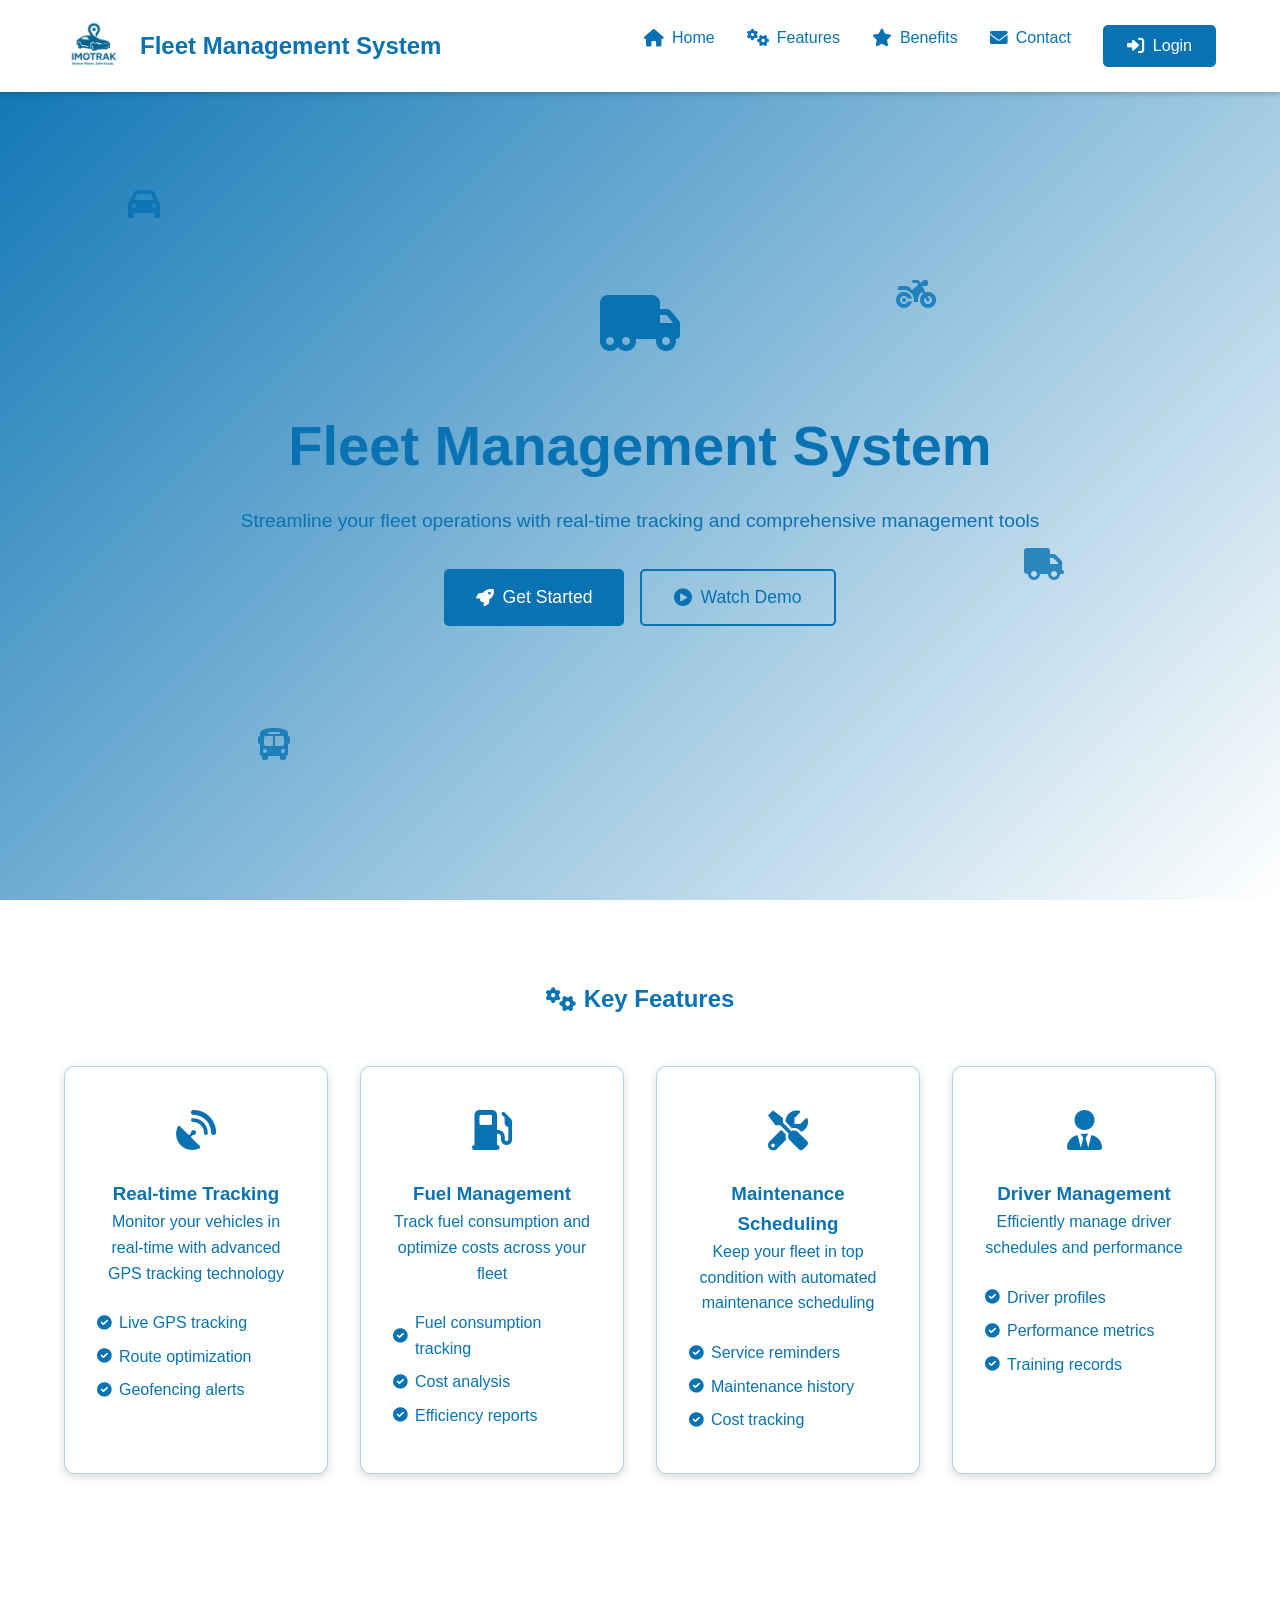
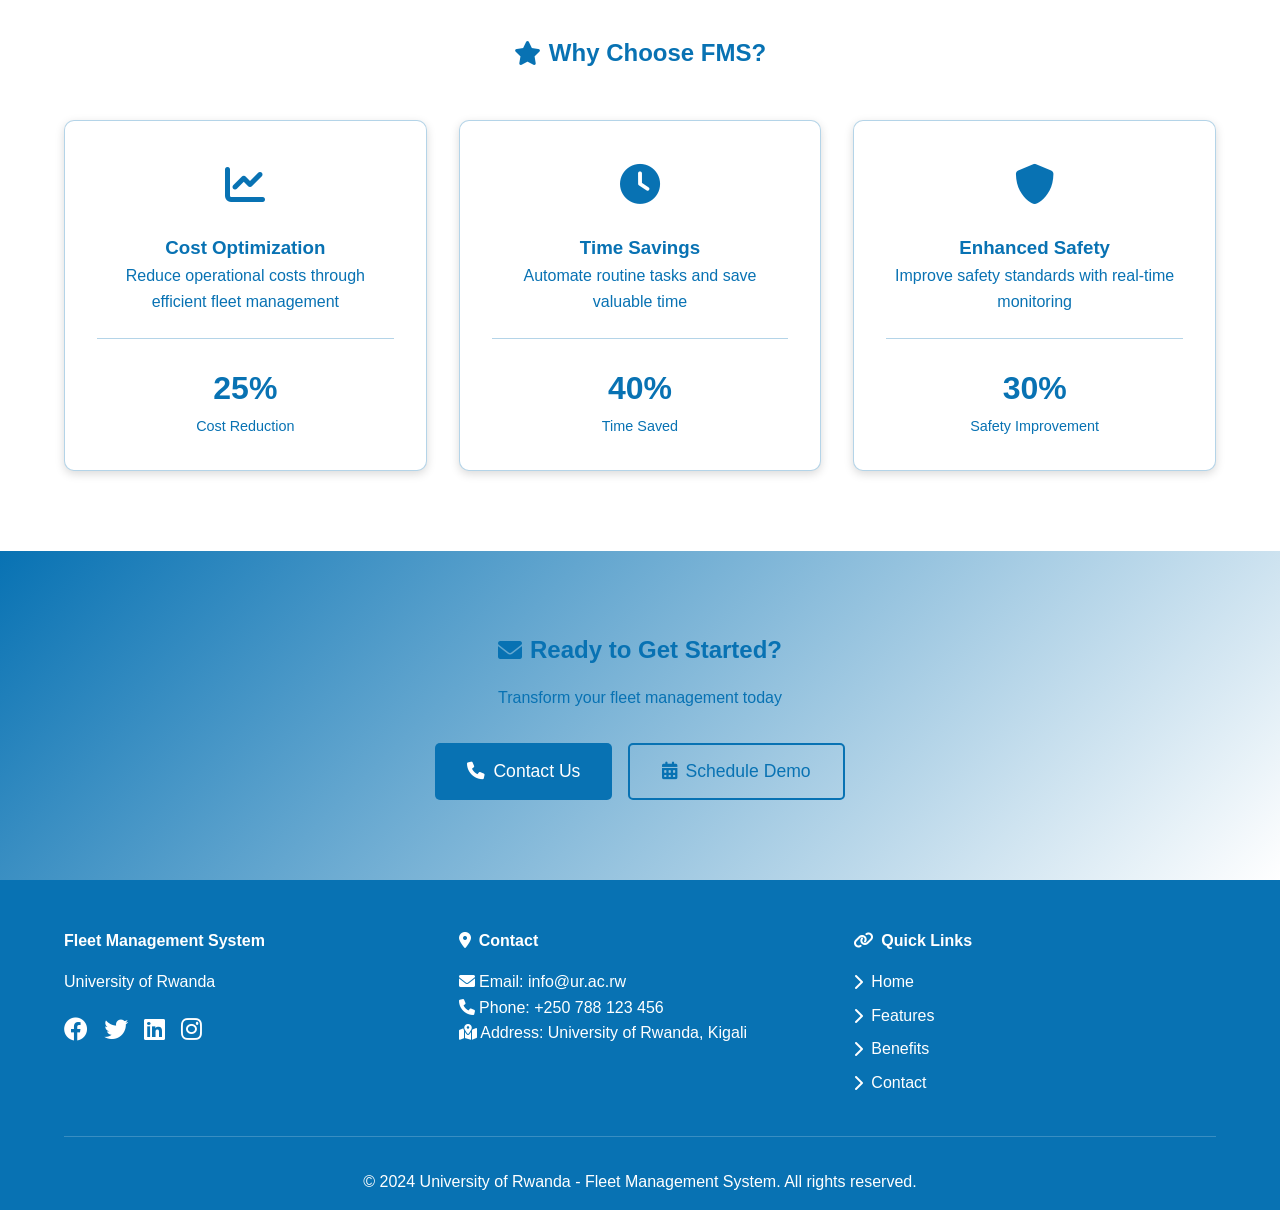
<file: index.html>
<!DOCTYPE html>
<html lang="en">
<head>
    <meta charset="UTF-8">
    <meta name="viewport" content="width=device-width, initial-scale=1.0">
    <title>Fleet Management System - University of Rwanda</title>
    <link rel="stylesheet" href="styles.css">
    <link rel="stylesheet" href="https://cdnjs.cloudflare.com/ajax/libs/font-awesome/6.0.0/css/all.min.css">
</head>
<body>
    <nav class="navbar">
        <div class="logo">
            <img src="./image/logo_for_ur.png" alt="University of Rwanda Logo" class="ur-logo">
            <span>Fleet Management System</span>
        </div>
        <ul class="nav-links">
            <li><a href="#home"><i class="fas fa-home"></i> Home</a></li>
            <li><a href="#features"><i class="fas fa-cogs"></i> Features</a></li>
            <li><a href="#benefits"><i class="fas fa-star"></i> Benefits</a></li>
            <li><a href="#contact"><i class="fas fa-envelope"></i> Contact</a></li>
            <li><a href="driver-dashboard.html" class="login-btn"><i class="fas fa-sign-in-alt"></i> Login</a></li>
        </ul>
        <div class="mobile-menu-btn">
            <i class="fas fa-bars"></i>
        </div>
    </nav>

    <section id="home" class="hero">
        <div class="hero-content">
            <div class="hero-icon">
                <i class="fas fa-truck-moving"></i>
            </div>
            <h1>Fleet Management System</h1>
            <p>Streamline your fleet operations with real-time tracking and comprehensive management tools</p>
            <div class="hero-buttons">
                <button class="cta-button"><i class="fas fa-rocket"></i> Get Started</button>
                <button class="secondary-button"><i class="fas fa-play-circle"></i> Watch Demo</button>
            </div>
        </div>
        <div class="floating-icons">
            <div class="float-icon"><i class="fas fa-car"></i></div>
            <div class="float-icon"><i class="fas fa-truck"></i></div>
            <div class="float-icon"><i class="fas fa-bus"></i></div>
            <div class="float-icon"><i class="fas fa-motorcycle"></i></div>
        </div>
    </section>

    <section id="features" class="features">
        <h2><i class="fas fa-cogs"></i> Key Features</h2>
        <div class="feature-grid">
            <div class="feature-card">
                <div class="feature-icon">
                    <i class="fas fa-satellite-dish"></i>
                </div>
                <h3>Real-time Tracking</h3>
                <p>Monitor your vehicles in real-time with advanced GPS tracking technology</p>
                <div class="feature-details">
                    <ul>
                        <li><i class="fas fa-check-circle"></i> Live GPS tracking</li>
                        <li><i class="fas fa-check-circle"></i> Route optimization</li>
                        <li><i class="fas fa-check-circle"></i> Geofencing alerts</li>
                    </ul>
                </div>
            </div>
            <div class="feature-card">
                <div class="feature-icon">
                    <i class="fas fa-gas-pump"></i>
                </div>
                <h3>Fuel Management</h3>
                <p>Track fuel consumption and optimize costs across your fleet</p>
                <div class="feature-details">
                    <ul>
                        <li><i class="fas fa-check-circle"></i> Fuel consumption tracking</li>
                        <li><i class="fas fa-check-circle"></i> Cost analysis</li>
                        <li><i class="fas fa-check-circle"></i> Efficiency reports</li>
                    </ul>
                </div>
            </div>
            <div class="feature-card">
                <div class="feature-icon">
                    <i class="fas fa-tools"></i>
                </div>
                <h3>Maintenance Scheduling</h3>
                <p>Keep your fleet in top condition with automated maintenance scheduling</p>
                <div class="feature-details">
                    <ul>
                        <li><i class="fas fa-check-circle"></i> Service reminders</li>
                        <li><i class="fas fa-check-circle"></i> Maintenance history</li>
                        <li><i class="fas fa-check-circle"></i> Cost tracking</li>
                    </ul>
                </div>
            </div>
            <div class="feature-card">
                <div class="feature-icon">
                    <i class="fas fa-user-tie"></i>
                </div>
                <h3>Driver Management</h3>
                <p>Efficiently manage driver schedules and performance</p>
                <div class="feature-details">
                    <ul>
                        <li><i class="fas fa-check-circle"></i> Driver profiles</li>
                        <li><i class="fas fa-check-circle"></i> Performance metrics</li>
                        <li><i class="fas fa-check-circle"></i> Training records</li>
                    </ul>
                </div>
            </div>
        </div>
    </section>

    <section id="benefits" class="benefits">
        <h2><i class="fas fa-star"></i> Why Choose FMS?</h2>
        <div class="benefits-container">
            <div class="benefit-item">
                <div class="benefit-icon">
                    <i class="fas fa-chart-line"></i>
                </div>
                <h3>Cost Optimization</h3>
                <p>Reduce operational costs through efficient fleet management</p>
                <div class="benefit-stats">
                    <div class="stat">
                        <span class="stat-number">25%</span>
                        <span class="stat-label">Cost Reduction</span>
                    </div>
                </div>
            </div>
            <div class="benefit-item">
                <div class="benefit-icon">
                    <i class="fas fa-clock"></i>
                </div>
                <h3>Time Savings</h3>
                <p>Automate routine tasks and save valuable time</p>
                <div class="benefit-stats">
                    <div class="stat">
                        <span class="stat-number">40%</span>
                        <span class="stat-label">Time Saved</span>
                    </div>
                </div>
            </div>
            <div class="benefit-item">
                <div class="benefit-icon">
                    <i class="fas fa-shield-alt"></i>
                </div>
                <h3>Enhanced Safety</h3>
                <p>Improve safety standards with real-time monitoring</p>
                <div class="benefit-stats">
                    <div class="stat">
                        <span class="stat-number">30%</span>
                        <span class="stat-label">Safety Improvement</span>
                    </div>
                </div>
            </div>
        </div>
    </section>

    <section id="contact" class="contact">
        <h2><i class="fas fa-envelope"></i> Ready to Get Started?</h2>
        <p>Transform your fleet management today</p>
        <div class="contact-buttons">
            <button class="cta-button"><i class="fas fa-phone"></i> Contact Us</button>
            <button class="secondary-button"><i class="fas fa-calendar-alt"></i> Schedule Demo</button>
        </div>
    </section>

    <footer>
        <div class="footer-content">
            <div class="footer-section">
                <!-- <img src="./image/logo_for_ur.png" alt="University of Rwanda Logo" class="ur-logo-footer"> -->
                <h4>Fleet Management System</h4>
                <p>University of Rwanda</p>
                <div class="social-icons">
                    <a href="#"><i class="fab fa-facebook"></i></a>
                    <a href="#"><i class="fab fa-twitter"></i></a>
                    <a href="#"><i class="fab fa-linkedin"></i></a>
                    <a href="#"><i class="fab fa-instagram"></i></a>
                </div>
            </div>
            <div class="footer-section">
                <h4><i class="fas fa-map-marker-alt"></i> Contact</h4>
                <p><i class="fas fa-envelope"></i> Email: info@ur.ac.rw</p>
                <p><i class="fas fa-phone"></i> Phone: +250 788 123 456</p>
                <p><i class="fas fa-map-marked-alt"></i> Address: University of Rwanda, Kigali</p>
            </div>
            <div class="footer-section">
                <h4><i class="fas fa-link"></i> Quick Links</h4>
                <ul class="footer-links">
                    <li><a href="#home"><i class="fas fa-chevron-right"></i> Home</a></li>
                    <li><a href="#features"><i class="fas fa-chevron-right"></i> Features</a></li>
                    <li><a href="#benefits"><i class="fas fa-chevron-right"></i> Benefits</a></li>
                    <li><a href="#contact"><i class="fas fa-chevron-right"></i> Contact</a></li>
                </ul>
            </div>
        </div>
        <div class="footer-bottom">
            <p>&copy; 2024 University of Rwanda - Fleet Management System. All rights reserved.</p>
        </div>
    </footer>

    <script>
        // Mobile menu toggle
        document.querySelector('.mobile-menu-btn').addEventListener('click', function() {
            document.querySelector('.nav-links').classList.toggle('active');
        });

        // Animate floating icons
        const floatIcons = document.querySelectorAll('.float-icon');
        floatIcons.forEach((icon, index) => {
            icon.style.animationDelay = `${index * 0.5}s`;
        });
    </script>
</body>
</html>
</file>
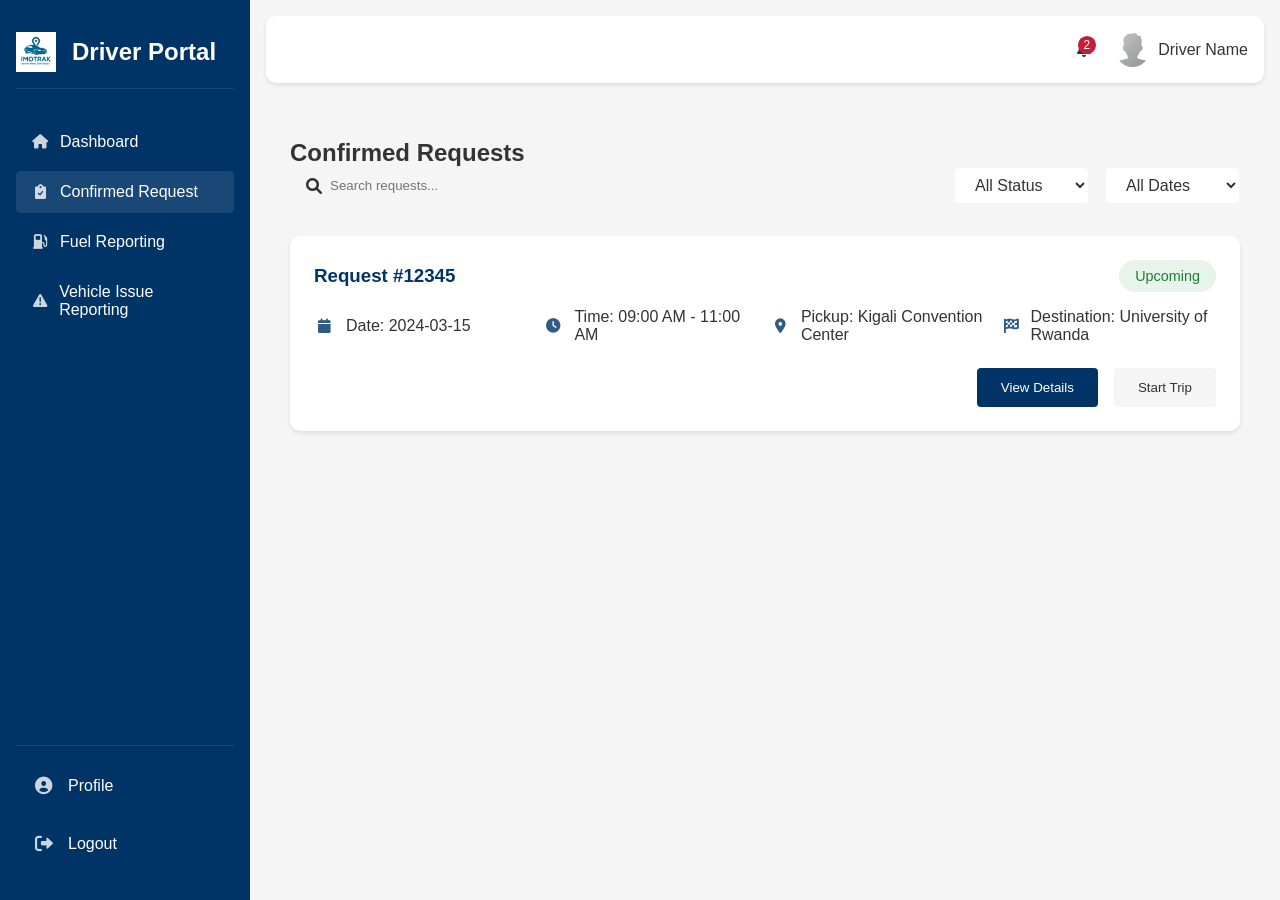
<file: confirmed-requests.html>
<!DOCTYPE html>
<html lang="en">
<head>
  <meta charset="UTF-8" />
  <meta name="viewport" content="width=device-width, initial-scale=1.0"/>
  <title>Confirmed Requests - Fleet Management System</title>
  <link rel="stylesheet" href="https://cdnjs.cloudflare.com/ajax/libs/font-awesome/6.0.0/css/all.min.css"/>
  <link rel="stylesheet" href="driver-dashboard.css"/>
</head>
<body>
  <div class="dashboard-container">
    <!-- Sidebar -->
    <nav class="sidebar">
      <div class="sidebar-header">
        <img src="./image/logo_for_ur.png" alt="University of Rwanda Logo" class="logo" />
        <h2>Driver Portal</h2>
      </div>
      <ul class="nav-links">
        <li><a href="driver-dashboard.html"><i class="fas fa-home"></i> Dashboard</a></li>
        
        <li class="active"><a href="confirmed-requests.html"><i class="fas fa-clipboard-check"></i> Confirmed Request</a></li>
        <li><a href="fuel-reporting.html"><i class="fas fa-gas-pump"></i> Fuel Reporting</a></li>
        <li><a href="vehicle-issues.html"><i class="fas fa-exclamation-triangle"></i> Vehicle Issue Reporting</a></li>
      </ul>
      <div class="sidebar-footer">
        <a href="profile.html"><i class="fas fa-user-circle"></i> Profile</a>
        <a href="login.html"><i class="fas fa-sign-out-alt"></i> Logout</a>
      </div>
    </nav>

    <!-- Main Content -->
    <main class="main-content">
      <header class="top-bar">
        <div class="user-info">
          <span class="notifications">
            <i class="fas fa-bell"></i>
            <span class="badge">2</span>
          </span>
          <div class="user-profile">
            <img src="./image/avatar.png" alt="Driver Profile" />
            <span>Driver Name</span>
            <div class="user-dropdown" id="userDropdown">
              <div class="user-info-header">
                <img src="./image/avatar.png" alt="Driver Profile" />
                <div class="user-details">
                  <h4>Driver Name</h4>
                  <p>ID: DRV-001</p>
                </div>
              </div>
              <div class="user-dropdown-divider"></div>
              <a href="#profile" class="user-dropdown-item"><i class="fas fa-id-card"></i> Driver Information</a>
              <a href="#license" class="user-dropdown-item"><i class="fas fa-drivers-license"></i> License Details</a>
              <a href="#settings" class="user-dropdown-item"><i class="fas fa-cog"></i> Settings</a>
              <div class="user-dropdown-divider"></div>
              <a href="login.html" class="user-dropdown-item" id="logoutBtn"><i class="fas fa-sign-out-alt"></i> Logout</a>
            </div>
          </div>
        </div>
      </header>

      <div class="content-section">
        <h2>Confirmed Requests</h2>
        
        <div class="request-filters">
          <div class="search-bar">
            <i class="fas fa-search"></i>
            <input type="text" placeholder="Search requests...">
          </div>
          <div class="filter-options">
            <select id="status-filter">
              <option value="all">All Status</option>
              <option value="upcoming">Upcoming</option>
              <option value="in-progress">In Progress</option>
              <option value="completed">Completed</option>
            </select>
            <select id="date-filter">
              <option value="all">All Dates</option>
              <option value="today">Today</option>
              <option value="week">This Week</option>
              <option value="month">This Month</option>
            </select>
          </div>
        </div>

        <div class="requests-list">
          <!-- Sample Request Card -->
          <div class="request-card">
            <div class="request-header">
              <h3>Request #12345</h3>
              <span class="status active">Upcoming</span>
            </div>
            <div class="request-details">
              <div class="detail-item">
                <i class="fas fa-calendar"></i>
                <span>Date: 2024-03-15</span>
              </div>
              <div class="detail-item">
                <i class="fas fa-clock"></i>
                <span>Time: 09:00 AM - 11:00 AM</span>
              </div>
              <div class="detail-item">
                <i class="fas fa-map-marker-alt"></i>
                <span>Pickup: Kigali Convention Center</span>
              </div>
              <div class="detail-item">
                <i class="fas fa-flag-checkered"></i>
                <span>Destination: University of Rwanda</span>
              </div>
            </div>
            <div class="request-actions">
              <button class="btn-primary">View Details</button>
              <button class="btn-secondary">Start Trip</button>
            </div>
          </div>

          <!-- Add more request cards as needed -->
        </div>
      </div>
    </main>
  </div>

  <script>
    document.addEventListener('DOMContentLoaded', function () {
      // ... existing authentication code ...

      // Handle filter changes
      const statusFilter = document.getElementById('status-filter');
      const dateFilter = document.getElementById('date-filter');

      statusFilter.addEventListener('change', updateFilters);
      dateFilter.addEventListener('change', updateFilters);

      function updateFilters() {
        // Add your filter logic here
        console.log('Filters updated:', {
          status: statusFilter.value,
          date: dateFilter.value
        });
      }
    });
  </script>
</body>
</html>
</file>
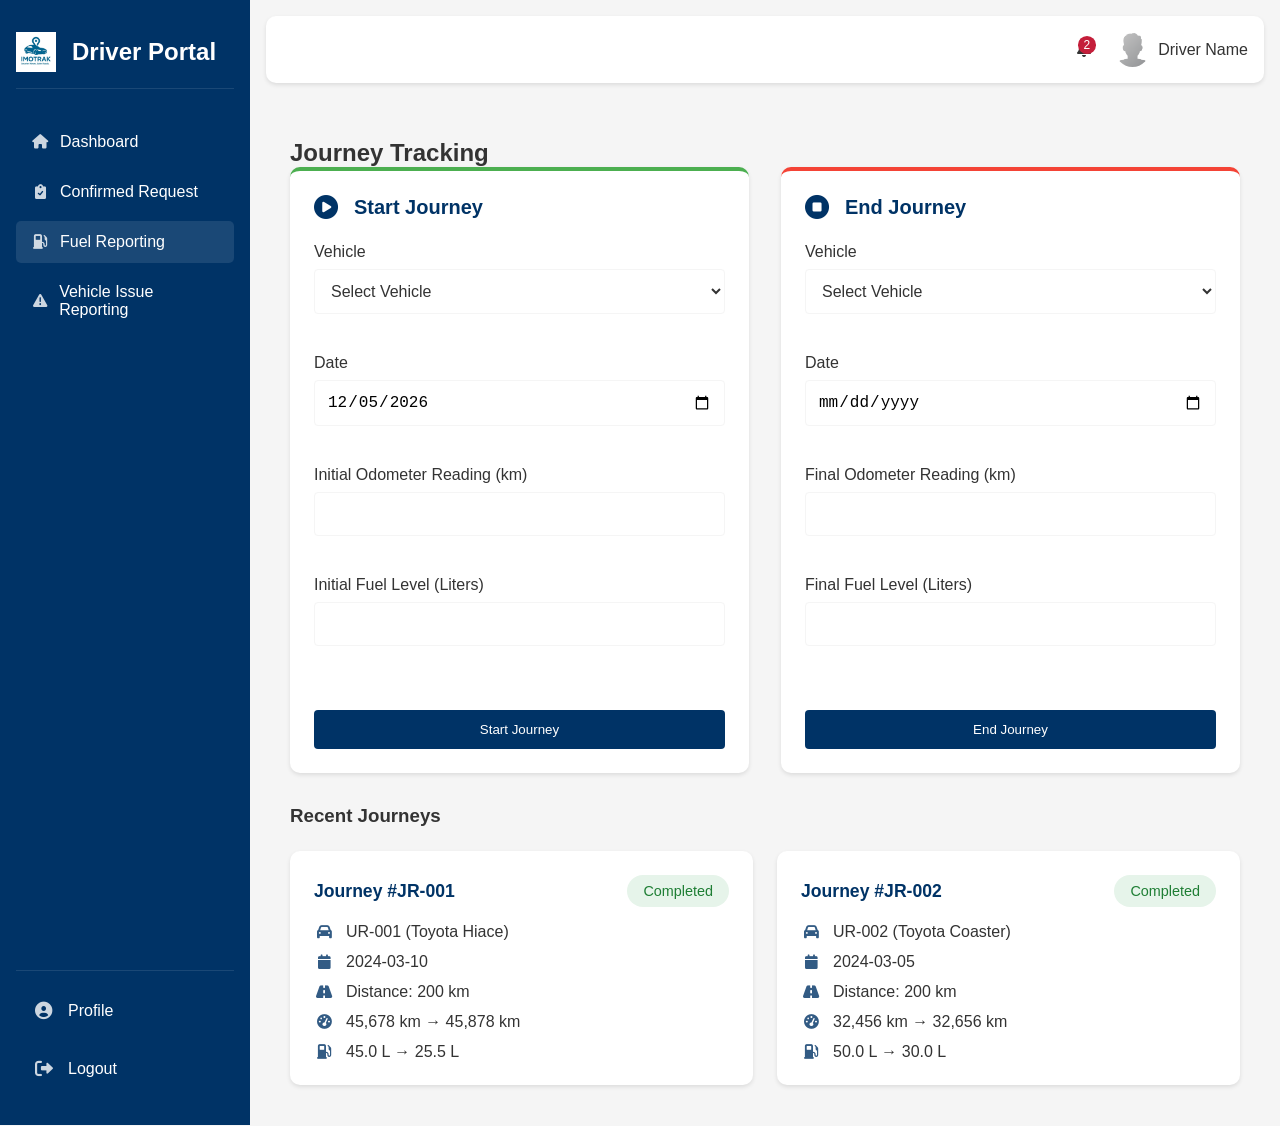
<file: fuel-reporting.html>
<!DOCTYPE html>
<html lang="en">
<head>
  <meta charset="UTF-8" />
  <meta name="viewport" content="width=device-width, initial-scale=1.0"/>
  <title>Fuel Reporting - Fleet Management System</title>
  <link rel="stylesheet" href="https://cdnjs.cloudflare.com/ajax/libs/font-awesome/6.0.0/css/all.min.css"/>
  <link rel="stylesheet" href="driver-dashboard.css"/>
</head>
<body>
  <div class="dashboard-container">
    <!-- Sidebar -->
    <nav class="sidebar">
      <div class="sidebar-header">
        <img src="./image/logo_for_ur.png" alt="University of Rwanda Logo" class="logo" />
        <h2>Driver Portal</h2>
      </div>
      <ul class="nav-links">
        <li><a href="driver-dashboard.html"><i class="fas fa-home"></i> Dashboard</a></li>
        
        <li><a href="confirmed-requests.html"><i class="fas fa-clipboard-check"></i> Confirmed Request</a></li>
        <li class="active"><a href="fuel-reporting.html"><i class="fas fa-gas-pump"></i> Fuel Reporting</a></li>
        <li><a href="vehicle-issues.html"><i class="fas fa-exclamation-triangle"></i> Vehicle Issue Reporting</a></li>
      </ul>
      <div class="sidebar-footer">
        <a href="#profile"><i class="fas fa-user-circle"></i> Profile</a>
        <a href="login.html"><i class="fas fa-sign-out-alt"></i> Logout</a>
      </div>
    </nav>

    <!-- Main Content -->
    <main class="main-content">
      <header class="top-bar">
        <div class="user-info">
          <span class="notifications">
            <i class="fas fa-bell"></i>
            <span class="badge">2</span>
          </span>
          <div class="user-profile">
            <img src="./image/avatar.png" alt="Driver Profile" />
            <span>Driver Name</span>
            <div class="user-dropdown" id="userDropdown">
              <div class="user-info-header">
                <img src="./image/avatar.png" alt="Driver Profile" />
                <div class="user-details">
                  <h4>Driver Name</h4>
                  <p>ID: DRV-001</p>
                </div>
              </div>
              <div class="user-dropdown-divider"></div>
              <a href="#profile" class="user-dropdown-item"><i class="fas fa-id-card"></i> Driver Information</a>
              <a href="#license" class="user-dropdown-item"><i class="fas fa-drivers-license"></i> License Details</a>
              <a href="#settings" class="user-dropdown-item"><i class="fas fa-cog"></i> Settings</a>
              <div class="user-dropdown-divider"></div>
              <a href="profile.html"><i class="fas fa-user-circle"></i> Profile</a>
              <a href="login.html" class="user-dropdown-item" id="logoutBtn"><i class="fas fa-sign-out-alt"></i> Logout</a>
            </div>
          </div>
        </div>
      </header>

      <div class="content-section">
        <h2>Journey Tracking</h2>
        
        <div class="journey-cards">
          <div class="journey-card start-journey">
            <div class="card-header">
              <i class="fas fa-play-circle"></i>
              <h3>Start Journey</h3>
            </div>
            <form class="journey-form" id="startJourneyForm">
              <div class="form-group">
                <label for="vehicle">Vehicle</label>
                <select id="vehicle" name="vehicle" required>
                  <option value="">Select Vehicle</option>
                  <option value="UR-001">UR-001 (Toyota Hiace)</option>
                  <option value="UR-002">UR-002 (Toyota Coaster)</option>
                  <option value="UR-003">UR-003 (Toyota Hiace)</option>
                </select>
              </div>

              <div class="form-group">
                <label for="date">Date</label>
                <input type="date" id="date" name="date" required>
              </div>

              <div class="form-group">
                <label for="initialOdometer">Initial Odometer Reading (km)</label>
                <input type="number" id="initialOdometer" name="initialOdometer" required>
              </div>

              <div class="form-group">
                <label for="initialFuel">Initial Fuel Level (Liters)</label>
                <input type="number" id="initialFuel" name="initialFuel" step="0.01" required>
              </div>

              <div class="form-actions">
                <button type="submit" class="btn-primary">Start Journey</button>
              </div>
            </form>
          </div>

          <div class="journey-card end-journey">
            <div class="card-header">
              <i class="fas fa-stop-circle"></i>
              <h3>End Journey</h3>
            </div>
            <form class="journey-form" id="endJourneyForm">
              <div class="form-group">
                <label for="vehicle-end">Vehicle</label>
                <select id="vehicle-end" name="vehicle" required>
                  <option value="">Select Vehicle</option>
                  <option value="UR-001">UR-001 (Toyota Hiace)</option>
                  <option value="UR-002">UR-002 (Toyota Coaster)</option>
                  <option value="UR-003">UR-003 (Toyota Hiace)</option>
                </select>
              </div>

              <div class="form-group">
                <label for="date-end">Date</label>
                <input type="date" id="date-end" name="date" required>
              </div>

              <div class="form-group">
                <label for="finalOdometer">Final Odometer Reading (km)</label>
                <input type="number" id="finalOdometer" name="finalOdometer" required>
              </div>

              <div class="form-group">
                <label for="finalFuel">Final Fuel Level (Liters)</label>
                <input type="number" id="finalFuel" name="finalFuel" step="0.01" required>
              </div>

              <div class="form-actions">
                <button type="submit" class="btn-primary">End Journey</button>
              </div>
            </form>
          </div>
        </div>

        <div class="journey-history">
          <h3>Recent Journeys</h3>
          <div class="journey-grid">
            <div class="journey-record">
              <div class="record-header">
                <h4>Journey #JR-001</h4>
                <span class="status completed">Completed</span>
              </div>
              <div class="record-details">
                <div class="detail-item">
                  <i class="fas fa-car"></i>
                  <span>UR-001 (Toyota Hiace)</span>
                </div>
                <div class="detail-item">
                  <i class="fas fa-calendar"></i>
                  <span>2024-03-10</span>
                </div>
                <div class="detail-item">
                  <i class="fas fa-road"></i>
                  <span>Distance: 200 km</span>
                </div>
                <div class="detail-item">
                  <i class="fas fa-tachometer-alt"></i>
                  <span>45,678 km → 45,878 km</span>
                </div>
                <div class="detail-item">
                  <i class="fas fa-gas-pump"></i>
                  <span>45.0 L → 25.5 L</span>
                </div>
              </div>
            </div>

            <div class="journey-record">
              <div class="record-header">
                <h4>Journey #JR-002</h4>
                <span class="status completed">Completed</span>
              </div>
              <div class="record-details">
                <div class="detail-item">
                  <i class="fas fa-car"></i>
                  <span>UR-002 (Toyota Coaster)</span>
                </div>
                <div class="detail-item">
                  <i class="fas fa-calendar"></i>
                  <span>2024-03-05</span>
                </div>
                <div class="detail-item">
                  <i class="fas fa-road"></i>
                  <span>Distance: 200 km</span>
                </div>
                <div class="detail-item">
                  <i class="fas fa-tachometer-alt"></i>
                  <span>32,456 km → 32,656 km</span>
                </div>
                <div class="detail-item">
                  <i class="fas fa-gas-pump"></i>
                  <span>50.0 L → 30.0 L</span>
                </div>
              </div>
            </div>
          </div>
        </div>
      </div>
    </main>
  </div>

  <script>
    document.addEventListener('DOMContentLoaded', function () {
      // Initialize date picker with today's date
      const dateInput = document.getElementById('date');
      const today = new Date().toISOString().split('T')[0];
      dateInput.value = today;

      // Handle form validation and submission
      const fuelForm = document.getElementById('fuelForm');
      
      // Add event listeners for odometer validation
      const initialOdometer = document.getElementById('initialOdometer');
      const finalOdometer = document.getElementById('finalOdometer');
      const initialFuel = document.getElementById('initialFuel');
      const finalFuel = document.getElementById('finalFuel');

      finalOdometer.addEventListener('input', function() {
        const initial = parseFloat(initialOdometer.value) || 0;
        const final = parseFloat(this.value) || 0;
        
        if (final < initial) {
          this.setCustomValidity('Final odometer reading must be greater than initial reading');
        } else {
          this.setCustomValidity('');
        }
      });

      initialOdometer.addEventListener('input', function() {
        if (finalOdometer.value) {
          const initial = parseFloat(this.value) || 0;
          const final = parseFloat(finalOdometer.value) || 0;
          
          if (final < initial) {
            finalOdometer.setCustomValidity('Final odometer reading must be greater than initial reading');
          } else {
            finalOdometer.setCustomValidity('');
          }
        }
      });

      // Add event listeners for fuel validation
      finalFuel.addEventListener('input', function() {
        const initial = parseFloat(initialFuel.value) || 0;
        const final = parseFloat(this.value) || 0;
        
        if (final > initial) {
          this.setCustomValidity('Final fuel level should not be greater than initial fuel level unless fuel was added');
        } else {
          this.setCustomValidity('');
        }
      });

      // Handle form submission
      fuelForm.addEventListener('submit', function(e) {
        e.preventDefault();
        
        // Get form data
        const formData = new FormData(fuelForm);
        const data = Object.fromEntries(formData.entries());
        
        // Calculate distance and fuel consumption
        const initialOdo = parseFloat(data.initialOdometer) || 0;
        const finalOdo = parseFloat(data.finalOdometer) || 0;
        const distance = finalOdo - initialOdo;
        
        const initialFuelLevel = parseFloat(data.initialFuel) || 0;
        const finalFuelLevel = parseFloat(data.finalFuel) || 0;
        const fuelAdded = parseFloat(data.fuelAmount) || 0;
        const fuelUsed = initialFuelLevel - finalFuelLevel + fuelAdded;
        
        // Add calculated values to data
        data.distance = distance;
        data.fuelUsed = fuelUsed;
        data.fuelEfficiency = distance > 0 ? (fuelUsed / distance * 100).toFixed(2) : 0; // L/100km
        
        // Here you would typically send the data to your backend
        console.log('Form data:', data);
        
        // Show success message with fuel efficiency
        alert(`Fuel report submitted successfully!\nDistance: ${distance} km\nFuel Used: ${fuelUsed.toFixed(2)} L\nFuel Efficiency: ${data.fuelEfficiency} L/100km`);
        
        // Optionally redirect to dashboard or refresh the page
        // window.location.href = 'driver-dashboard.html';
      });
    });
  </script>
</body>
</html>
</file>
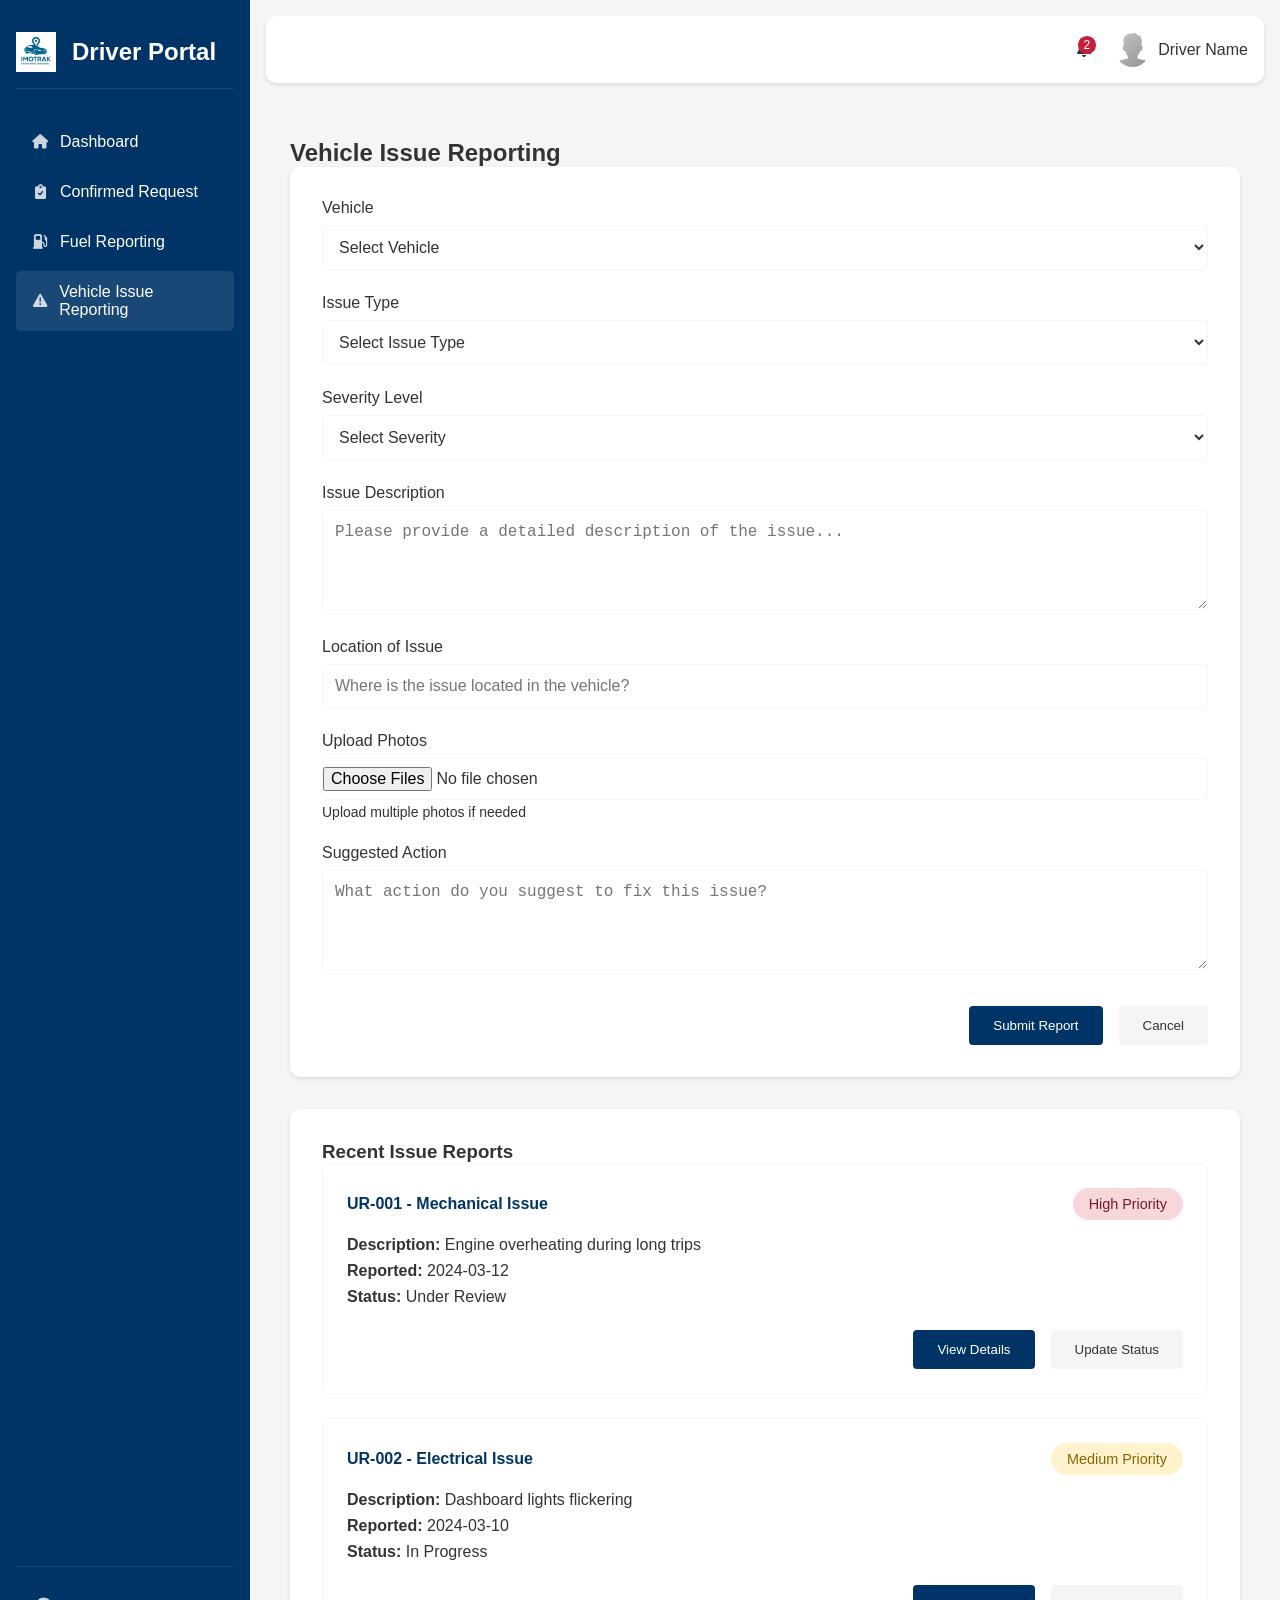
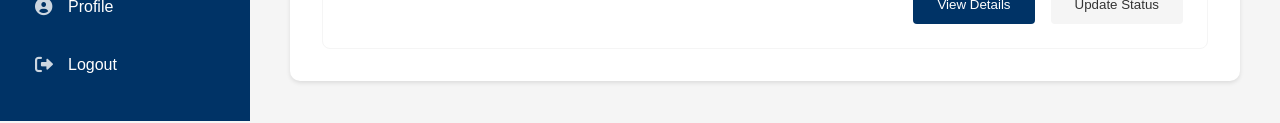
<file: vehicle-issues.html>
<!DOCTYPE html>
<html lang="en">
<head>
  <meta charset="UTF-8" />
  <meta name="viewport" content="width=device-width, initial-scale=1.0"/>
  <title>Vehicle Issue Reporting - Fleet Management System</title>
  <link rel="stylesheet" href="https://cdnjs.cloudflare.com/ajax/libs/font-awesome/6.0.0/css/all.min.css"/>
  <link rel="stylesheet" href="driver-dashboard.css"/>
</head>
<body>
  <div class="dashboard-container">
    <!-- Sidebar -->
    <nav class="sidebar">
      <div class="sidebar-header">
        <img src="./image/logo_for_ur.png" alt="University of Rwanda Logo" class="logo" />
        <h2>Driver Portal</h2>
      </div>
      <ul class="nav-links">
        <li><a href="driver-dashboard.html"><i class="fas fa-home"></i> Dashboard</a></li>
        
        <li><a href="confirmed-requests.html"><i class="fas fa-clipboard-check"></i> Confirmed Request</a></li>
        <li><a href="fuel-reporting.html"><i class="fas fa-gas-pump"></i> Fuel Reporting</a></li>
        <li class="active"><a href="vehicle-issues.html"><i class="fas fa-exclamation-triangle"></i> Vehicle Issue Reporting</a></li>
      </ul>
      <div class="sidebar-footer">
        <a href="profile.html"><i class="fas fa-user-circle"></i> Profile</a>
        <a href="login.html"><i class="fas fa-sign-out-alt"></i> Logout</a>
      </div>
    </nav>

    <!-- Main Content -->
    <main class="main-content">
      <header class="top-bar">
        <div class="user-info">
          <span class="notifications">
            <i class="fas fa-bell"></i>
            <span class="badge">2</span>
          </span>
          <div class="user-profile">
            <img src="./image/avatar.png" alt="Driver Profile" />
            <span>Driver Name</span>
            <div class="user-dropdown" id="userDropdown">
              <div class="user-info-header">
                <img src="./image/avatar.png" alt="Driver Profile" />
                <div class="user-details">
                  <h4>Driver Name</h4>
                  <p>ID: DRV-001</p>
                </div>
              </div>
              <div class="user-dropdown-divider"></div>
              <a href="#profile" class="user-dropdown-item"><i class="fas fa-id-card"></i> Driver Information</a>
              <a href="#license" class="user-dropdown-item"><i class="fas fa-drivers-license"></i> License Details</a>
              <a href="#settings" class="user-dropdown-item"><i class="fas fa-cog"></i> Settings</a>
              <div class="user-dropdown-divider"></div>
              <a href="login.html" class="user-dropdown-item" id="logoutBtn"><i class="fas fa-sign-out-alt"></i> Logout</a>
            </div>
          </div>
        </div>
      </header>

      <div class="content-section">
        <h2>Vehicle Issue Reporting</h2>
        
        <form class="issue-report-form" id="issueForm">
          <div class="form-group">
            <label for="vehicle">Vehicle</label>
            <select id="vehicle" name="vehicle" required>
              <option value="">Select Vehicle</option>
              <option value="UR-001">UR-001 (Toyota Hiace)</option>
              <option value="UR-002">UR-002 (Toyota Coaster)</option>
              <option value="UR-003">UR-003 (Toyota Hiace)</option>
            </select>
          </div>

          <div class="form-group">
            <label for="issueType">Issue Type</label>
            <select id="issueType" name="issueType" required>
              <option value="">Select Issue Type</option>
              <option value="mechanical">Mechanical</option>
              <option value="electrical">Electrical</option>
              <option value="body">Body Damage</option>
              <option value="tire">Tire Issue</option>
              <option value="other">Other</option>
            </select>
          </div>

          <div class="form-group">
            <label for="severity">Severity Level</label>
            <select id="severity" name="severity" required>
              <option value="">Select Severity</option>
              <option value="low">Low - Can be fixed later</option>
              <option value="medium">Medium - Needs attention soon</option>
              <option value="high">High - Immediate attention required</option>
              <option value="critical">Critical - Vehicle not safe to drive</option>
            </select>
          </div>

          <div class="form-group">
            <label for="description">Issue Description</label>
            <textarea id="description" name="description" rows="4" required placeholder="Please provide a detailed description of the issue..."></textarea>
          </div>

          <div class="form-group">
            <label for="location">Location of Issue</label>
            <input type="text" id="location" name="location" required placeholder="Where is the issue located in the vehicle?">
          </div>

          <div class="form-group">
            <label for="photos">Upload Photos</label>
            <input type="file" id="photos" name="photos" accept="image/*" multiple>
            <small>Upload multiple photos if needed</small>
          </div>

          <div class="form-group">
            <label for="suggestedAction">Suggested Action</label>
            <textarea id="suggestedAction" name="suggestedAction" rows="3" placeholder="What action do you suggest to fix this issue?"></textarea>
          </div>

          <div class="form-actions">
            <button type="submit" class="btn-primary">Submit Report</button>
            <button type="button" class="btn-secondary" onclick="window.location.href='driver-dashboard.html'">Cancel</button>
          </div>
        </form>

        <div class="issues-history">
          <h3>Recent Issue Reports</h3>
          <div class="issues-list">
            <div class="issue-card">
              <div class="issue-header">
                <h4>UR-001 - Mechanical Issue</h4>
                <span class="status high">High Priority</span>
              </div>
              <div class="issue-details">
                <p><strong>Description:</strong> Engine overheating during long trips</p>
                <p><strong>Reported:</strong> 2024-03-12</p>
                <p><strong>Status:</strong> Under Review</p>
              </div>
              <div class="issue-actions">
                <button class="btn-primary" onclick="viewIssueDetails('UR-001')">View Details</button>
                <button class="btn-secondary" onclick="updateIssueStatus('UR-001')">Update Status</button>
              </div>
            </div>

            <div class="issue-card">
              <div class="issue-header">
                <h4>UR-002 - Electrical Issue</h4>
                <span class="status medium">Medium Priority</span>
              </div>
              <div class="issue-details">
                <p><strong>Description:</strong> Dashboard lights flickering</p>
                <p><strong>Reported:</strong> 2024-03-10</p>
                <p><strong>Status:</strong> In Progress</p>
              </div>
              <div class="issue-actions">
                <button class="btn-primary" onclick="viewIssueDetails('UR-002')">View Details</button>
                <button class="btn-secondary" onclick="updateIssueStatus('UR-002')">Update Status</button>
              </div>
            </div>
          </div>
        </div>
      </div>
    </main>
  </div>

  <script>
    document.addEventListener('DOMContentLoaded', function () {
      // ... existing authentication code ...

      // Handle form submission
      const issueForm = document.getElementById('issueForm');
      issueForm.addEventListener('submit', function(e) {
        e.preventDefault();
        
        // Get form data
        const formData = new FormData(issueForm);
        const data = Object.fromEntries(formData.entries());
        
        // Here you would typically send the data to your backend
        console.log('Form data:', data);
        
        // Show success message
        alert('Issue report submitted successfully!');
        
        // Optionally redirect to dashboard or refresh the page
        // window.location.href = 'driver-dashboard.html';
      });
    });

    // Functions for issue actions
    function viewIssueDetails(vehicleId) {
      // Here you would typically fetch and display detailed information
      alert(`Viewing details for vehicle ${vehicleId}`);
    }

    function updateIssueStatus(vehicleId) {
      // Here you would typically show a form to update the status
      alert(`Updating status for vehicle ${vehicleId}`);
    }
  </script>
</body>
</html>
</file>
<file: styles.css>
/* Reset and base styles */
* {
    margin: 0;
    padding: 0;
    box-sizing: border-box;
    font-family: 'Segoe UI', Tahoma, Geneva, Verdana, sans-serif;
}

body {
    line-height: 1.6;
    color: #0872b3;
}

/* Navbar styles */
.navbar {
    display: flex;
    justify-content: space-between;
    align-items: center;
    padding: 1rem 5%;
    background-color: #ffffff;
    box-shadow: 0 2px 5px rgba(0,0,0,0.2);
    position: fixed;
    width: 100%;
    top: 0;
    z-index: 1000;
}

.logo {
    display: flex;
    align-items: center;
    gap: 1rem;
}

.ur-logo {
    height: 60px;
    width: auto;
}

.logo span {
    font-size: 1.5rem;
    font-weight: bold;
    color: #0872b3;
}

.nav-links {
    display: flex;
    list-style: none;
    gap: 2rem;
}

.nav-links a {
    text-decoration: none;
    color: #0872b3;
    font-weight: 500;
    transition: all 0.3s ease;
    display: flex;
    align-items: center;
    gap: 0.5rem;
}

.nav-links a:hover {
    color: #0872b3;
    transform: translateY(-2px);
    opacity: 0.8;
}

.nav-links .login-btn {
    background-color: #0872b3;
    color: #ffffff;
    padding: 0.5rem 1.5rem;
    border-radius: 5px;
    transition: all 0.3s ease;
}

.nav-links .login-btn:hover {
    background-color: #065d8f;
    color: #ffffff;
    transform: translateY(-2px);
    opacity: 1;
}

.nav-links a i {
    font-size: 1.1rem;
}

.mobile-menu-btn {
    display: none;
    font-size: 1.5rem;
    cursor: pointer;
    color: #0872b3;
}

/* Hero section */
.hero {
    height: 100vh;
    background: linear-gradient(135deg, #0872b3 0%, #ffffff 100%);
    display: flex;
    align-items: center;
    justify-content: center;
    text-align: center;
    padding: 0 1rem;
    position: relative;
    overflow: hidden;
}

.hero-content {
    color: #0872b3;
    max-width: 800px;
    z-index: 2;
}

.hero-icon {
    font-size: 4rem;
    color: #0872b3;
    margin-bottom: 1.5rem;
    animation: pulse 2s infinite;
}

.hero h1 {
    font-size: 3.5rem;
    margin-bottom: 1rem;
    color: #0872b3;
}

.hero p {
    font-size: 1.2rem;
    margin-bottom: 2rem;
    color: #0872b3;
}

.hero-buttons {
    display: flex;
    justify-content: center;
    gap: 1rem;
}

.floating-icons {
    position: absolute;
    width: 100%;
    height: 100%;
    top: 0;
    left: 0;
    pointer-events: none;
}

.float-icon {
    position: absolute;
    font-size: 2rem;
    color: rgba(8, 114, 179, 0.8);
    animation: float 15s infinite linear;
}

.float-icon:nth-child(1) { top: 20%; left: 10%; animation-delay: 0s; }
.float-icon:nth-child(2) { top: 60%; left: 80%; animation-delay: 2s; }
.float-icon:nth-child(3) { top: 80%; left: 20%; animation-delay: 4s; }
.float-icon:nth-child(4) { top: 30%; left: 70%; animation-delay: 6s; }

@keyframes float {
    0% { transform: translateY(0) rotate(0deg); opacity: 0; }
    10% { opacity: 1; }
    90% { opacity: 1; }
    100% { transform: translateY(-100vh) rotate(360deg); opacity: 0; }
}

@keyframes pulse {
    0% { transform: scale(1); }
    50% { transform: scale(1.1); }
    100% { transform: scale(1); }
}

/* Features section */
.features {
    padding: 5rem 5%;
    background-color: #ffffff;
}

.features h2 {
    text-align: center;
    margin-bottom: 3rem;
    color: #0872b3;
    display: flex;
    align-items: center;
    justify-content: center;
    gap: 0.5rem;
}

.feature-grid {
    display: grid;
    grid-template-columns: repeat(auto-fit, minmax(250px, 1fr));
    gap: 2rem;
    max-width: 1200px;
    margin: 0 auto;
}

.feature-card {
    background: #ffffff;
    padding: 2rem;
    border-radius: 10px;
    text-align: center;
    box-shadow: 0 3px 10px rgba(0,0,0,0.15);
    transition: all 0.3s ease;
    position: relative;
    overflow: hidden;
    border: 1px solid rgba(8, 114, 179, 0.3);
}

.feature-card:hover {
    transform: translateY(-5px);
    background: #0872b3;
    color: #ffffff;
    box-shadow: 0 5px 15px rgba(0,0,0,0.2);
}

.feature-icon {
    font-size: 2.5rem;
    color: #0872b3;
    margin-bottom: 1rem;
    transition: all 0.3s ease;
}

.feature-card:hover .feature-icon {
    color: #ffffff;
    transform: scale(1.1);
}

.feature-details {
    margin-top: 1.5rem;
    text-align: left;
}

.feature-details ul {
    list-style: none;
}

.feature-details li {
    margin-bottom: 0.5rem;
    display: flex;
    align-items: center;
    gap: 0.5rem;
}

.feature-details i {
    color: #0872b3;
    font-size: 0.9rem;
}

.feature-card:hover .feature-details i {
    color: #ffffff;
}

/* Benefits section */
.benefits {
    padding: 5rem 5%;
    background-color: #ffffff;
}

.benefits h2 {
    text-align: center;
    margin-bottom: 3rem;
    color: #0872b3;
    display: flex;
    align-items: center;
    justify-content: center;
    gap: 0.5rem;
}

.benefits-container {
    display: grid;
    grid-template-columns: repeat(auto-fit, minmax(300px, 1fr));
    gap: 2rem;
    max-width: 1200px;
    margin: 0 auto;
}

.benefit-item {
    text-align: center;
    padding: 2rem;
    background: #ffffff;
    border-radius: 10px;
    box-shadow: 0 3px 10px rgba(0,0,0,0.15);
    transition: all 0.3s ease;
    border: 1px solid rgba(8, 114, 179, 0.3);
}

.benefit-item:hover {
    transform: translateY(-5px);
    box-shadow: 0 5px 15px rgba(0,0,0,0.2);
    background: #0872b3;
    color: #ffffff;
}

.benefit-icon {
    font-size: 2.5rem;
    color: #0872b3;
    margin-bottom: 1rem;
    transition: all 0.3s ease;
}

.benefit-item:hover .benefit-icon {
    transform: scale(1.1);
    color: #ffffff;
}

.benefit-stats {
    margin-top: 1.5rem;
    padding-top: 1.5rem;
    border-top: 1px solid rgba(8, 114, 179, 0.3);
}

.stat {
    display: flex;
    flex-direction: column;
    align-items: center;
}

.stat-number {
    font-size: 2rem;
    font-weight: bold;
    color: #0872b3;
}

.benefit-item:hover .stat-number {
    color: #ffffff;
}

.stat-label {
    font-size: 0.9rem;
    color: #0872b3;
}

.benefit-item:hover .stat-label {
    color: #ffffff;
}

/* Contact section */
.contact {
    padding: 5rem 5%;
    background: linear-gradient(135deg, #0872b3 0%, #ffffff 100%);
    text-align: center;
    color: #0872b3;
}

.contact h2 {
    margin-bottom: 1rem;
    display: flex;
    align-items: center;
    justify-content: center;
    gap: 0.5rem;
}

.contact p {
    margin-bottom: 2rem;
}

.contact-buttons {
    display: flex;
    justify-content: center;
    gap: 1rem;
}

/* Buttons */
.cta-button, .secondary-button {
    padding: 1rem 2rem;
    font-size: 1.1rem;
    border: none;
    border-radius: 5px;
    cursor: pointer;
    transition: all 0.3s ease;
    display: flex;
    align-items: center;
    gap: 0.5rem;
}

.cta-button {
    background-color: #0872b3;
    color: #ffffff;
}

.secondary-button {
    background-color: transparent;
    color: #0872b3;
    border: 2px solid #0872b3;
}

.cta-button:hover {
    background-color: #ffffff;
    color: #0872b3;
    transform: translateY(-2px);
}

.secondary-button:hover {
    background-color: #0872b3;
    color: #ffffff;
    transform: translateY(-2px);
}

/* Footer */
footer {
    background-color: #0872b3;
    color: #ffffff;
    padding: 3rem 5% 1rem;
}

.footer-content {
    display: grid;
    grid-template-columns: repeat(auto-fit, minmax(250px, 1fr));
    gap: 2rem;
    max-width: 1200px;
    margin: 0 auto;
}

.ur-logo-footer {
    height: 60px;
    width: auto;
    margin-bottom: 1rem;
}

.footer-section h4 {
    margin-bottom: 1rem;
    display: flex;
    align-items: center;
    gap: 0.5rem;
}

.social-icons {
    display: flex;
    gap: 1rem;
    margin-top: 1rem;
}

.social-icons a {
    color: #ffffff;
    font-size: 1.5rem;
    transition: all 0.3s ease;
}

.social-icons a:hover {
    color: #ffffff;
    opacity: 0.8;
    transform: translateY(-3px);
}

.footer-links {
    list-style: none;
}

.footer-links li {
    margin-bottom: 0.5rem;
}

.footer-links a {
    color: #ffffff;
    text-decoration: none;
    display: flex;
    align-items: center;
    gap: 0.5rem;
    transition: all 0.3s ease;
}

.footer-links a:hover {
    color: #ffffff;
    opacity: 0.8;
    transform: translateX(5px);
}

.footer-bottom {
    text-align: center;
    margin-top: 2rem;
    padding-top: 2rem;
    border-top: 1px solid rgba(255,255,255,0.2);
}

/* Responsive design */
@media (max-width: 768px) {
    .hero h1 {
        font-size: 2.5rem;
    }
    
    .nav-links {
        display: none;
        position: absolute;
        top: 100%;
        left: 0;
        width: 100%;
        background: #ffffff;
        flex-direction: column;
        padding: 1rem 0;
        box-shadow: 0 2px 5px rgba(0,0,0,0.2);
    }
    
    .nav-links.active {
        display: flex;
    }
    
    .nav-links li {
        width: 100%;
        text-align: center;
    }
    
    .nav-links a {
        padding: 1rem;
        justify-content: center;
    }
    
    .mobile-menu-btn {
        display: block;
    }
    
    .feature-grid, .benefits-container {
        grid-template-columns: 1fr;
    }
    
    .ur-logo {
        height: 30px;
    }
    
    .ur-logo-footer {
        height: 40px;
    }
    
    .hero-buttons, .contact-buttons {
        flex-direction: column;
    }
    
    .float-icon {
        font-size: 1.5rem;
    }
}

/* Page Transitions */
.page-transition {
    opacity: 0;
    transition: opacity 0.3s ease-in-out;
}

/* Loading Spinner */
.loading-spinner {
    position: fixed;
    top: 50%;
    left: 50%;
    transform: translate(-50%, -50%);
    width: 40px;
    height: 40px;
    border: 4px solid #f3f3f3;
    border-top: 4px solid #3498db;
    border-radius: 50%;
    animation: spin 1s linear infinite;
    display: none;
    z-index: 9999;
}

.page-transition .loading-spinner {
    display: block;
}

@keyframes spin {
    0% { transform: translate(-50%, -50%) rotate(0deg); }
    100% { transform: translate(-50%, -50%) rotate(360deg); }
}
</file>
<file: driver-dashboard.css>
/* University of Rwanda Colors */
:root {
    --ur-blue: #003366;
    --ur-red: #C41E3A;
    --ur-gold: #FFD700;
    --ur-light-gray: #f5f5f5;
    --ur-dark-gray: #333333;
    --ur-white: #ffffff;
}

/* Reset and Base Styles */
* {
    margin: 0;
    padding: 0;
    box-sizing: border-box;
}

body {
    font-family: 'Segoe UI', Tahoma, Geneva, Verdana, sans-serif;
    background-color: var(--ur-light-gray);
    color: var(--ur-dark-gray);
}

/* Dashboard Layout */
.dashboard-container {
    display: flex;
    min-height: 100vh;
}

/* Sidebar Styles */
.sidebar {
    width: 250px;
    background-color: var(--ur-blue);
    color: var(--ur-white);
    padding: 1rem;
    display: flex;
    flex-direction: column;
}

.sidebar-header {
    display: flex;
    align-items: center;
    padding: 1rem 0;
    border-bottom: 1px solid rgba(255, 255, 255, 0.1);
}

.logo {
    width: 40px;
    height: 40px;
    margin-right: 1rem;
}

.nav-links {
    list-style: none;
    margin-top: 2rem;
}

.nav-links li {
    margin-bottom: 0.5rem;
}

.nav-links a {
    color: var(--ur-white);
    text-decoration: none;
    padding: 0.75rem 1rem;
    display: flex;
    align-items: center;
    border-radius: 5px;
    transition: background-color 0.3s;
}

.nav-links a i {
    margin-right: 0.75rem;
    width: 16px;
    text-align: center;
    font-size: 0.9rem;
    opacity: 0.8;
}

.nav-links li.active a,
.nav-links a:hover {
    background-color: rgba(255, 255, 255, 0.1);
}

/* Main Content Area */
.main-content {
    flex: 1;
    padding: 1rem;
    background-color: var(--ur-light-gray);
}

/* Top Bar */
.top-bar {
    display: flex;
    justify-content: space-between;
    align-items: center;
    padding: 1rem;
    background-color: var(--ur-white);
    border-radius: 10px;
    box-shadow: 0 2px 4px rgba(0, 0, 0, 0.1);
    margin-bottom: 2rem;
}

.user-info {
    display: flex;
    align-items: center;
    gap: 1.5rem;
    margin-left: auto;
}

.notifications {
    position: relative;
    cursor: pointer;
}

.notifications .badge {
    position: absolute;
    top: -5px;
    right: -5px;
    background-color: var(--ur-red);
    color: var(--ur-white);
    border-radius: 50%;
    padding: 2px 6px;
    font-size: 0.75rem;
}

.user-profile {
    display: flex;
    align-items: center;
    gap: 0.5rem;
    cursor: pointer;
    position: relative;
}

.search-bar {
    display: flex;
    align-items: center;
    background-color: var(--ur-light-gray);
    padding: 0.5rem 1rem;
    border-radius: 5px;
    width: 300px;
}

.search-bar i {
    color: var(--ur-dark-gray);
    margin-right: 0.5rem;
}

.search-bar input {
    border: none;
    background: none;
    outline: none;
    width: 100%;
}

/* Stats Grid */
.stats-grid {
    display: grid;
    grid-template-columns: repeat(auto-fit, minmax(240px, 1fr));
    gap: 1.5rem;
    margin-bottom: 2rem;
}

.stat-card {
    background-color: var(--ur-white);
    padding: 1.5rem;
    border-radius: 10px;
    box-shadow: 0 2px 4px rgba(0, 0, 0, 0.1);
    display: flex;
    align-items: center;
    gap: 1rem;
    transition: transform 0.2s ease;
}

.stat-card i {
    font-size: 1.5rem;
    color: var(--ur-blue);
    opacity: 0.8;
}

.stat-info h3 {
    font-size: 0.9rem;
    color: var(--ur-dark-gray);
    margin-bottom: 0.25rem;
}

.stat-info p {
    font-size: 1.5rem;
    font-weight: bold;
    color: var(--ur-blue);
}

/* Current Assignment Styles */
.current-assignment {
    background-color: var(--ur-white);
    padding: 1.5rem;
    border-radius: 10px;
    box-shadow: 0 2px 4px rgba(0, 0, 0, 0.1);
    margin-bottom: 2rem;
}

.assignment-card {
    border: 1px solid var(--ur-light-gray);
    border-radius: 8px;
    padding: 1.5rem;
}

.assignment-header {
    display: flex;
    justify-content: space-between;
    align-items: center;
    margin-bottom: 1.5rem;
}

.assignment-header h3 {
    color: var(--primary-color);
    margin: 0;
}

.assignment-details {
    display: grid;
    grid-template-columns: repeat(auto-fit, minmax(200px, 1fr));
    gap: 1rem;
    margin-bottom: 1.5rem;
}

.detail-item {
    display: flex;
    align-items: center;
    gap: 0.5rem;
}

.detail-item i {
    color: var(--ur-blue);
    font-size: 0.9rem;
    opacity: 0.8;
}

/* Status Indicators */
.status {
    padding: 0.5rem 1rem;
    border-radius: 20px;
    font-size: 0.9rem;
    font-weight: 500;
}

.status.active {
    background-color: #e6f4ea;
    color: #1e7e34;
}

.status.completed {
    background-color: #e8f0fe;
    color: #1967d2;
}

.status.pending {
    background-color: #fff3e0;
    color: #f57c00;
}

/* Tables */
.logs-table, .reports-table {
    width: 100%;
    overflow-x: auto;
    margin-top: 1rem;
}

table {
    width: 100%;
    border-collapse: collapse;
    background-color: var(--ur-white);
}

th, td {
    padding: 1rem;
    text-align: left;
    border-bottom: 1px solid var(--ur-light-gray);
}

th {
    background-color: var(--ur-light-gray);
    color: var(--ur-dark-gray);
    font-weight: 600;
}

/* Action Buttons */
.action-btn {
    background: none;
    border: none;
    color: var(--ur-blue);
    cursor: pointer;
    padding: 0.5rem;
    border-radius: 5px;
    transition: background-color 0.3s;
    opacity: 0.8;
}

.action-btn:hover {
    background-color: var(--ur-light-gray);
}

.action-btn i {
    font-size: 0.9rem;
}

/* Responsive Design */
@media (max-width: 1024px) {
    .sidebar {
        width: 200px;
    }
    
    .stats-grid {
        grid-template-columns: repeat(2, 1fr);
    }
}

@media (max-width: 768px) {
    .dashboard-container {
        flex-direction: column;
    }
    
    .sidebar {
        width: 100%;
        padding: 1rem;
    }
    
    .stats-grid {
        grid-template-columns: 1fr;
    }
    
    .search-bar {
        width: 200px;
    }
    
    .assignment-details {
        grid-template-columns: 1fr;
    }
}

@media (max-width: 480px) {
    .top-bar {
        flex-direction: column;
        gap: 1rem;
    }
    
    .search-bar {
        width: 100%;
    }
}

/* Additional Status Styles */
.status.cancelled {
    background-color: #f8d7da;
    color: #721c24;
}

/* Assignment Actions */
.assignment-actions {
    display: flex;
    gap: 10px;
}

.assignment-actions button {
    padding: 10px 20px;
    border: none;
    border-radius: 5px;
    cursor: pointer;
    font-weight: 500;
    transition: all 0.3s ease;
}

.btn-primary {
    background-color: var(--secondary-color);
    color: white;
}

.btn-primary:hover {
    background-color: #2980b9;
}

.btn-secondary {
    background-color: var(--background-color);
    color: var(--primary-color);
}

.btn-secondary:hover {
    background-color: #dcdde1;
}

/* User Dropdown Styles */
.user-dropdown {
    position: absolute;
    top: 100%;
    right: 0;
    background: var(--ur-white);
    border-radius: 8px;
    box-shadow: 0 2px 10px rgba(0,0,0,0.1);
    padding: 0;
    min-width: 250px;
    display: none;
    z-index: 1000;
}

.user-dropdown.show {
    display: block;
    animation: fadeIn 0.2s ease-in-out;
}

.user-info-header {
    padding: 1rem;
    display: flex;
    align-items: center;
    gap: 1rem;
    background-color: var(--ur-light-gray);
    border-radius: 8px 8px 0 0;
}

.user-info-header img {
    width: 40px;
    height: 40px;
    border-radius: 50%;
    object-fit: cover;
}

.user-details h4 {
    margin: 0;
    color: var(--ur-blue);
    font-size: 1rem;
}

.user-details p {
    margin: 0.25rem 0 0;
    color: var(--ur-dark-gray);
    font-size: 0.875rem;
}

.user-dropdown-item {
    padding: 0.75rem 1rem;
    display: flex;
    align-items: center;
    gap: 0.75rem;
    color: var(--ur-dark-gray);
    text-decoration: none;
    transition: background-color 0.2s;
}

.user-dropdown-item:hover {
    background-color: var(--ur-light-gray);
}

.user-dropdown-item i {
    font-size: 0.9rem;
    opacity: 0.8;
}

.user-dropdown-divider {
    height: 1px;
    background: var(--ur-light-gray);
    margin: 0.5rem 0;
}

/* Trip Completion Form */
.trip-completion {
    background-color: var(--ur-white);
    padding: 1.5rem;
    border-radius: 10px;
    box-shadow: 0 2px 4px rgba(0,0,0,0.1);
    margin-bottom: 2rem;
}

.trip-completion.hidden {
    display: none;
}

.form-group {
    margin-bottom: 1rem;
}

.form-group label {
    display: block;
    margin-bottom: 0.5rem;
    color: var(--ur-dark-gray);
    font-weight: 500;
}

.form-group input,
.form-group textarea {
    width: 100%;
    padding: 0.75rem;
    border: 1px solid var(--ur-light-gray);
    border-radius: 5px;
    font-size: 1rem;
}

.form-group textarea {
    min-height: 100px;
    resize: vertical;
}

.form-actions {
    display: flex;
    gap: 1rem;
    margin-top: 1.5rem;
}

.btn-primary {
    background-color: var(--ur-blue);
    color: var(--ur-white);
    padding: 0.75rem 1.5rem;
    border: none;
    border-radius: 5px;
    cursor: pointer;
    font-weight: 500;
    transition: background-color 0.3s;
}

.btn-primary:hover {
    background-color: #002855;
}

.btn-secondary {
    background-color: var(--ur-light-gray);
    color: var(--ur-dark-gray);
    padding: 0.75rem 1.5rem;
    border: none;
    border-radius: 5px;
    cursor: pointer;
    font-weight: 500;
    transition: background-color 0.3s;
}

.btn-secondary:hover {
    background-color: #e0e0e0;
}

@keyframes fadeIn {
    from { opacity: 0; transform: translateY(-10px); }
    to { opacity: 1; transform: translateY(0); }
}

/* Update existing table styles */
.trips-table,
.issues-table {
    width: 100%;
    overflow-x: auto;
    margin-top: 1rem;
}

/* Responsive adjustments for new components */
@media (max-width: 768px) {
    .user-dropdown {
        position: fixed;
        top: 60px;
        right: 1rem;
        left: 1rem;
        width: auto;
    }
    
    .form-actions {
        flex-direction: column;
    }
    
    .btn-primary,
    .btn-secondary {
        width: 100%;
    }
}

/* User Profile Styles */
.user-profile img {
    width: 35px;
    height: 35px;
    border-radius: 50%;
    object-fit: cover;
}

/* Graph Styles */
.graphs-container {
    display: grid;
    grid-template-columns: repeat(2, 1fr);
    gap: 1.5rem;
    margin-top: 2rem;
}

.graph-card {
    background-color: var(--ur-white);
    padding: 1.5rem;
    border-radius: 10px;
    box-shadow: 0 2px 4px rgba(0, 0, 0, 0.1);
}

.graph-header {
    display: flex;
    justify-content: space-between;
    align-items: center;
    margin-bottom: 1rem;
}

.graph-title {
    font-size: 1.1rem;
    font-weight: 600;
    color: var(--ur-blue);
}

.graph-content {
    height: 300px;
    display: flex;
    align-items: center;
    justify-content: center;
    background-color: var(--ur-light-gray);
    border-radius: 5px;
}

@media (max-width: 768px) {
    .graphs-container {
        grid-template-columns: 1fr;
    }
}

/* Availability Form Styles */
.content-section {
    padding: 1.5rem;
}

.availability-form {
    background-color: var(--ur-white);
    padding: 2rem;
    border-radius: 10px;
    box-shadow: 0 2px 4px rgba(0, 0, 0, 0.1);
    margin-bottom: 2rem;
}

.time-slots {
    display: flex;
    flex-direction: column;
    gap: 1rem;
    margin-top: 0.5rem;
}

.time-slot {
    display: flex;
    align-items: center;
    gap: 0.5rem;
}

.time-slot input[type="checkbox"] {
    width: 18px;
    height: 18px;
}

.time-slot label {
    font-size: 1rem;
    color: var(--ur-dark-gray);
}

.availability-calendar {
    background-color: var(--ur-white);
    padding: 2rem;
    border-radius: 10px;
    box-shadow: 0 2px 4px rgba(0, 0, 0, 0.1);
}

.calendar-view {
    margin-top: 1rem;
    min-height: 400px;
    background-color: var(--ur-light-gray);
    border-radius: 5px;
    padding: 1rem;
}

/* Form Group Styles */
.form-group {
    margin-bottom: 1.5rem;
}

.form-group label {
    display: block;
    margin-bottom: 0.5rem;
    font-weight: 500;
    color: var(--ur-dark-gray);
}

.form-group input[type="date"],
.form-group textarea {
    width: 100%;
    padding: 0.75rem;
    border: 1px solid var(--ur-light-gray);
    border-radius: 5px;
    font-size: 1rem;
}

.form-group textarea {
    resize: vertical;
    min-height: 100px;
}

/* Form Actions */
.form-actions {
    display: flex;
    gap: 1rem;
    margin-top: 2rem;
}

@media (max-width: 768px) {
    .form-actions {
        flex-direction: column;
    }
    
    .btn-primary,
    .btn-secondary {
        width: 100%;
    }
}

/* Request Filters */
.request-filters {
    display: flex;
    justify-content: space-between;
    align-items: center;
    margin-bottom: 2rem;
    flex-wrap: wrap;
    gap: 1rem;
}

.filter-options {
    display: flex;
    gap: 1rem;
}

.filter-options select {
    padding: 0.5rem 1rem;
    border: 1px solid var(--ur-light-gray);
    border-radius: 5px;
    background-color: var(--ur-white);
    color: var(--ur-dark-gray);
}

/* Request Cards */
.requests-list {
    display: flex;
    flex-direction: column;
    gap: 1.5rem;
}

.request-card {
    background-color: var(--ur-white);
    padding: 1.5rem;
    border-radius: 10px;
    box-shadow: 0 2px 4px rgba(0, 0, 0, 0.1);
}

.request-header {
    display: flex;
    justify-content: space-between;
    align-items: center;
    margin-bottom: 1rem;
}

.request-header h3 {
    color: var(--ur-blue);
    margin: 0;
}

.request-details {
    display: grid;
    grid-template-columns: repeat(auto-fit, minmax(200px, 1fr));
    gap: 1rem;
    margin-bottom: 1.5rem;
}

.detail-item {
    display: flex;
    align-items: center;
    gap: 0.5rem;
}

.detail-item i {
    color: var(--ur-blue);
    width: 20px;
    text-align: center;
}

.request-actions {
    display: flex;
    gap: 1rem;
    justify-content: flex-end;
}

@media (max-width: 768px) {
    .request-filters {
        flex-direction: column;
        align-items: stretch;
    }
    
    .filter-options {
        flex-direction: column;
    }
    
    .request-actions {
        flex-direction: column;
    }
    
    .btn-primary,
    .btn-secondary {
        width: 100%;
    }
}

/* Fuel Report Form Styles */
.fuel-report-form {
    background-color: var(--ur-white);
    padding: 2rem;
    border-radius: 10px;
    box-shadow: 0 2px 4px rgba(0, 0, 0, 0.1);
    margin-bottom: 2rem;
}

.fuel-history {
    background-color: var(--ur-white);
    padding: 2rem;
    border-radius: 10px;
    box-shadow: 0 2px 4px rgba(0, 0, 0, 0.1);
}

.history-table {
    overflow-x: auto;
}

.history-table table {
    width: 100%;
    border-collapse: collapse;
}

.history-table th,
.history-table td {
    padding: 1rem;
    text-align: left;
    border-bottom: 1px solid var(--ur-light-gray);
}

.history-table th {
    background-color: var(--ur-light-gray);
    font-weight: 600;
}

/* Vehicle Issue Report Styles */
.issue-report-form {
    background-color: var(--ur-white);
    padding: 2rem;
    border-radius: 10px;
    box-shadow: 0 2px 4px rgba(0, 0, 0, 0.1);
    margin-bottom: 2rem;
}

.issues-history {
    background-color: var(--ur-white);
    padding: 2rem;
    border-radius: 10px;
    box-shadow: 0 2px 4px rgba(0, 0, 0, 0.1);
}

.issues-list {
    display: flex;
    flex-direction: column;
    gap: 1.5rem;
}

.issue-card {
    border: 1px solid var(--ur-light-gray);
    border-radius: 8px;
    padding: 1.5rem;
}

.issue-header {
    display: flex;
    justify-content: space-between;
    align-items: center;
    margin-bottom: 1rem;
}

.issue-header h4 {
    color: var(--ur-blue);
    margin: 0;
}

.issue-details {
    margin-bottom: 1.5rem;
}

.issue-details p {
    margin: 0.5rem 0;
}

.issue-actions {
    display: flex;
    gap: 1rem;
    justify-content: flex-end;
}

/* Status Colors */
.status {
    padding: 0.5rem 1rem;
    border-radius: 20px;
    font-size: 0.9rem;
    font-weight: 500;
}

.status.completed {
    background-color: #e6f4ea;
    color: #1e7e34;
}

.status.pending {
    background-color: #fff3e0;
    color: #f57c00;
}

.status.high {
    background-color: #f8d7da;
    color: #721c24;
}

.status.medium {
    background-color: #fff3cd;
    color: #856404;
}

.status.low {
    background-color: #e8f0fe;
    color: #1967d2;
}

/* Form Elements */
select {
    width: 100%;
    padding: 0.75rem;
    border: 1px solid var(--ur-light-gray);
    border-radius: 5px;
    background-color: var(--ur-white);
    color: var(--ur-dark-gray);
    font-size: 1rem;
}

input[type="file"] {
    width: 100%;
    padding: 0.75rem;
    border: 1px solid var(--ur-light-gray);
    border-radius: 5px;
    background-color: var(--ur-white);
}

small {
    display: block;
    margin-top: 0.25rem;
    color: var(--ur-dark-gray);
    font-size: 0.875rem;
}

@media (max-width: 768px) {
    .issue-actions {
        flex-direction: column;
    }
    
    .btn-primary,
    .btn-secondary {
        width: 100%;
    }
}

.form-section {
    background-color: var(--ur-white);
    border: 1px solid var(--ur-light-gray);
    border-radius: 8px;
    padding: 1.5rem;
    margin-bottom: 1.5rem;
}

.form-section h4 {
    color: var(--ur-blue);
    margin: 0 0 1rem 0;
    font-size: 1.1rem;
    font-weight: 600;
}

.form-section .form-group:last-child {
    margin-bottom: 0;
}

/* Update existing form styles */
.fuel-report-form {
    background-color: var(--ur-white);
    padding: 2rem;
    border-radius: 10px;
    box-shadow: 0 2px 4px rgba(0, 0, 0, 0.1);
    margin-bottom: 2rem;
}

.form-group {
    margin-bottom: 1.5rem;
}

.form-group label {
    display: block;
    margin-bottom: 0.5rem;
    font-weight: 500;
    color: var(--ur-dark);
}

.form-group input[type="number"],
.form-group input[type="text"],
.form-group input[type="date"],
.form-group select,
.form-group textarea {
    width: 100%;
    padding: 0.75rem;
    border: 1px solid var(--ur-light-gray);
    border-radius: 4px;
    font-size: 1rem;
}

.form-group input[type="file"] {
    padding: 0.5rem 0;
}

.form-actions {
    display: flex;
    gap: 1rem;
    justify-content: flex-end;
    margin-top: 2rem;
}

.btn-primary,
.btn-secondary {
    padding: 0.75rem 1.5rem;
    border-radius: 4px;
    font-weight: 500;
    cursor: pointer;
    transition: background-color 0.2s;
}

.btn-primary {
    background-color: var(--ur-blue);
    color: white;
    border: none;
}

.btn-secondary {
    background-color: var(--ur-light-gray);
    color: var(--ur-dark);
    border: 1px solid var(--ur-gray);
}

.btn-primary:hover {
    background-color: var(--ur-dark-blue);
}

.btn-secondary:hover {
    background-color: var(--ur-gray);
}

/* History Section Styles */
.history-section {
    background-color: var(--ur-white);
    border: 1px solid var(--ur-light-gray);
    border-radius: 8px;
    padding: 1.5rem;
    margin-bottom: 1.5rem;
}

.history-section h4 {
    color: var(--ur-blue);
    margin: 0 0 1rem 0;
    font-size: 1.1rem;
    font-weight: 600;
}

.history-section:last-child {
    margin-bottom: 0;
}

.history-table {
    overflow-x: auto;
    margin: 0;
    border-radius: 4px;
}

.history-table table {
    width: 100%;
    border-collapse: collapse;
    font-size: 0.95rem;
}

.history-table th {
    background-color: var(--ur-light-gray);
    padding: 1rem;
    text-align: left;
    font-weight: 600;
    color: var(--ur-dark-gray);
    white-space: nowrap;
}

.history-table td {
    padding: 1rem;
    border-bottom: 1px solid var(--ur-light-gray);
    white-space: nowrap;
}

.history-table tr:last-child td {
    border-bottom: none;
}

.history-table tbody tr:hover {
    background-color: var(--ur-light-gray);
}

@media (max-width: 768px) {
    .history-section {
        padding: 1rem;
    }

    .history-table {
        margin: 0 -1rem;
        border-radius: 0;
    }

    .history-table table {
        font-size: 0.9rem;
    }

    .history-table th,
    .history-table td {
        padding: 0.75rem;
    }
}

/* Journey Cards Layout */
.journey-cards {
    display: grid;
    grid-template-columns: repeat(auto-fit, minmax(300px, 1fr));
    gap: 2rem;
    margin-bottom: 2rem;
}

.journey-card {
    background-color: var(--ur-white);
    border-radius: 10px;
    box-shadow: 0 2px 4px rgba(0, 0, 0, 0.1);
    padding: 1.5rem;
    transition: transform 0.2s ease, box-shadow 0.2s ease;
}

.journey-card:hover {
    transform: translateY(-5px);
    box-shadow: 0 4px 8px rgba(0, 0, 0, 0.15);
}

.card-header {
    display: flex;
    align-items: center;
    gap: 1rem;
    margin-bottom: 1.5rem;
}

.card-header i {
    font-size: 1.5rem;
    color: var(--ur-blue);
}

.card-header h3 {
    margin: 0;
    color: var(--ur-blue);
    font-size: 1.25rem;
}

.start-journey {
    border-top: 4px solid #4CAF50;
}

.end-journey {
    border-top: 4px solid #F44336;
}

/* Journey History Grid */
.journey-grid {
    display: grid;
    grid-template-columns: repeat(auto-fit, minmax(300px, 1fr));
    gap: 1.5rem;
    margin-top: 1.5rem;
}

.journey-record {
    background-color: var(--ur-white);
    border-radius: 10px;
    box-shadow: 0 2px 4px rgba(0, 0, 0, 0.1);
    padding: 1.5rem;
    transition: transform 0.2s ease;
}

.journey-record:hover {
    transform: translateY(-3px);
}

.record-header {
    display: flex;
    justify-content: space-between;
    align-items: center;
    margin-bottom: 1rem;
}

.record-header h4 {
    margin: 0;
    color: var(--ur-blue);
    font-size: 1.1rem;
}

.record-details {
    display: flex;
    flex-direction: column;
    gap: 0.75rem;
}

.detail-item {
    display: flex;
    align-items: center;
    gap: 0.75rem;
    color: var(--ur-dark-gray);
}

.detail-item i {
    width: 20px;
    color: var(--ur-blue);
    opacity: 0.8;
}

/* Journey Form Styles */
.journey-form {
    display: flex;
    flex-direction: column;
    gap: 1rem;
}

.journey-form .form-actions {
    margin-top: 1.5rem;
}

.journey-form .btn-primary {
    width: 100%;
}

@media (max-width: 768px) {
    .journey-cards {
        grid-template-columns: 1fr;
        gap: 1rem;
    }

    .journey-grid {
        grid-template-columns: 1fr;
    }

    .journey-card,
    .journey-record {
        padding: 1rem;
    }
} 
/* Enhanced Sidebar Icon Styles */
.sidebar-toggle {
    position: fixed;
    left: 250px;
    top: 20px;
    background: var(--ur-blue);
    color: white;
    border: none;
    padding: 10px;
    border-radius: 0 5px 5px 0;
    cursor: pointer;
    z-index: 1000;
    transition: left 0.3s ease;
}

.sidebar-toggle i {
    font-size: 1.2rem;
}

.sidebar.collapsed {
    width: 0;
    padding: 0;
    overflow: hidden;
}

.sidebar.collapsed + .main-content {
    margin-left: 0;
}

.sidebar-toggle.collapsed {
    left: 0;
}

.main-content {
    transition: margin-left 0.3s ease;
}

/* User Dropdown Styles */
.user-profile {
    position: relative;
    cursor: pointer;
}

.user-dropdown {
    position: absolute;
    top: 100%;
    right: 0;
    background: white;
    border-radius: 8px;
    box-shadow: 0 2px 10px rgba(0,0,0,0.1);
    padding: 8px 0;
    min-width: 200px;
    display: none;
    z-index: 1000;
}

.user-dropdown.show {
    display: block;
    animation: fadeIn 0.2s ease-in-out;
}

.user-dropdown-item {
    padding: 10px 20px;
    display: flex;
    flex-direction: row;
    align-items: center;
    gap: 10px;
    color: var(--ur-dark-gray);
    text-decoration: none;
    transition: background-color 0.2s;
}

.user-dropdown-item:hover {
    background-color: #f8f9fa;
}

.user-dropdown-divider {
    height: 1px;
    background: #eee;
    margin: 8px 0;
}

@keyframes fadeIn {
    from { opacity: 0; transform: translateY(-10px); }
    to { opacity: 1; transform: translateY(0); }
}

/* Enhanced Sidebar Footer Styles */
.sidebar-footer {
    margin-top: auto;
    padding: 1rem 0;
    border-top: 1px solid rgba(255, 255, 255, 0.1);
    display: flex;
    flex-direction: column;
    gap: 10px;
}

.sidebar-footer a {
    padding: 0.75rem 1rem;
    color: var(--ur-white);
    text-decoration: none;
    display: flex;
    align-items: center;
    border-radius: 5px;
    transition: background-color 0.3s;
}

.sidebar-footer a:hover {
    background-color: rgba(255, 255, 255, 0.1);
}

.sidebar-footer a i {
    width: 24px;
    height: 24px;
    line-height: 24px;
    text-align: center;
    margin-right: 12px;
    font-size: 1.1rem;
    color: var(--ur-white);
    opacity: 0.8;
    transition: all 0.3s ease;
}

.sidebar-footer a:hover i {
    opacity: 1;
    color: var(--ur-gold);
    transform: scale(1.1);
}

/* Make sure sidebar is a flex container to push footer to bottom */
.sidebar {
    width: 250px;
    background-color: var(--ur-blue);
    color: var(--ur-white);
    padding: 1rem;
    display: flex;
    flex-direction: column;
    min-height: 100vh;
}

/* Add extra spacing before footer */
.nav-links {
    list-style: none;
    margin-top: 2rem;
    margin-bottom: 2rem;
    flex-grow: 1;
}

.user-dropdown-links-row {
    display: flex;
    justify-content: space-between; /* Distribute items with equal space between them */
    align-items: center; /* Center items vertically */
    padding: 0.5rem 1rem; /* Add padding around the row */
}

.user-dropdown-item {
    color: var(--ur-dark-gray);
    text-decoration: none;
    font-weight: 500;
    font-size: 1rem;
    transition: color 0.3s ease;
    margin: 0 15px; /* Add margin between each link */
}

.user-dropdown-item:hover {
    color: #c41e3a;
    text-decoration: underline;
}

.user-dropdown-divider {
    height: 1px;
    background-color: #ccc;
    width: 20px; /* Set a width for the divider */
    margin: 0 10px; /* Space between divider and the items */
}



.quick-access {
    display: flex;
    flex-direction: row;
    gap: 20px; /* spacing between cards */
    flex-wrap: wrap; /* optional: allows wrapping on small screens */
    margin-bottom: 2rem;
  }
  
  .stat-card {
    flex: 1 1 30%;
    text-align: center;
    background-color: #f5f5f5;
    padding: 20px;
    border-radius: 10px;
    text-decoration: none;
    color: #333;
    transition: transform 0.2s;
  }
  
  .stat-card:hover {
    transform: translateY(-5px);
    background-color: #eaeaea;
  }
</file>
